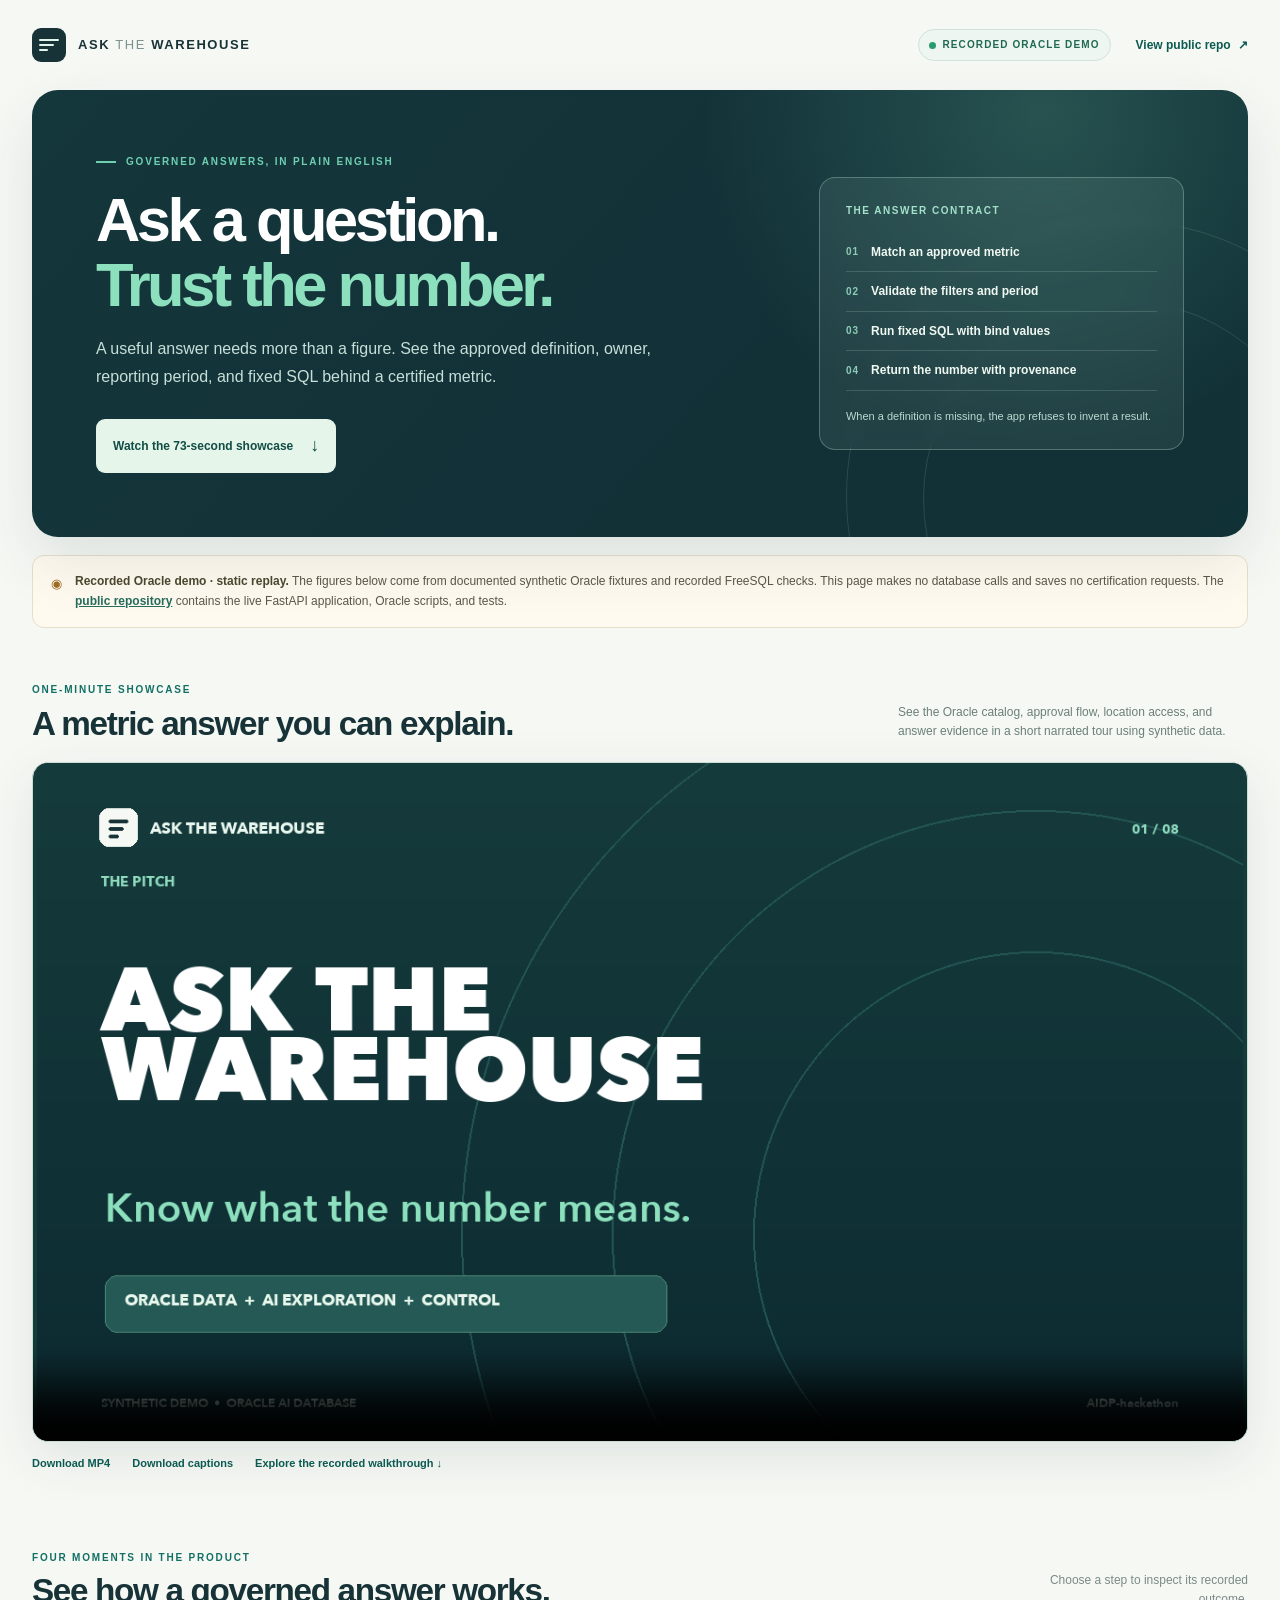
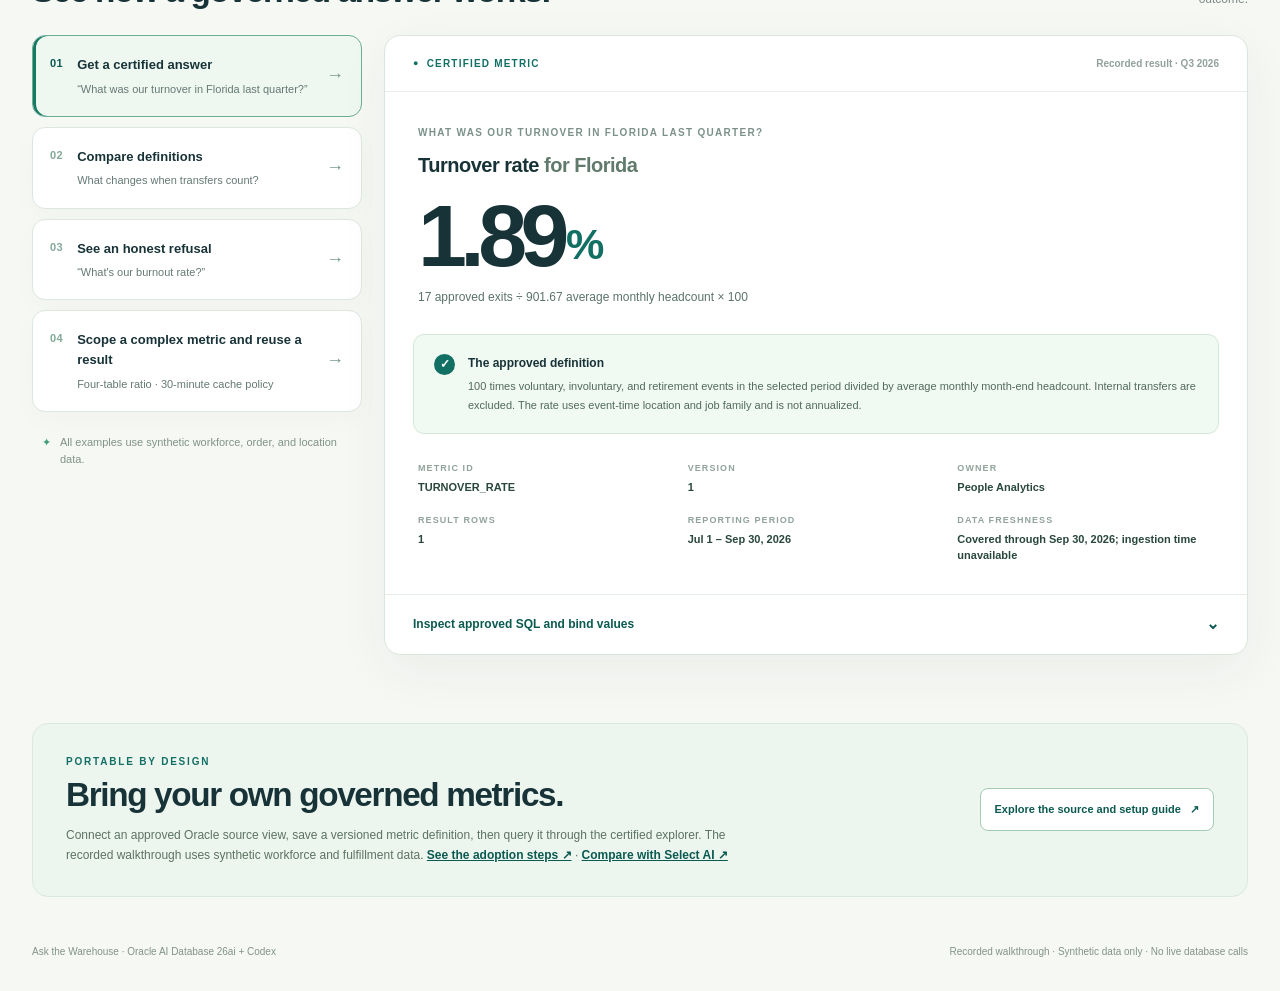
<file: docs/index.html>
<!doctype html>
<html lang="en">
<head>
  <meta charset="utf-8">
  <meta name="viewport" content="width=device-width, initial-scale=1">
  <meta name="theme-color" content="#17383b">
  <meta name="description" content="A recorded, synthetic-data walkthrough of Ask the Warehouse: certified metrics, location-scoped answers, result freshness, SQL provenance, and honest refusals.">
  <title>Ask the Warehouse · Recorded demo</title>
  <link rel="stylesheet" href="site/recorded.css?v=2">
  <script defer src="site/recorded.js?v=2"></script>
</head>
<body>
  <a class="skip-link" href="#walkthrough">Skip to the walkthrough</a>
  <div class="page-shell">
    <header class="site-header">
      <div class="brand" aria-label="Ask the Warehouse">
        <span class="brand-mark" aria-hidden="true"><span></span><span></span><span></span></span>
        <span>ASK <span class="brand-muted">THE</span> WAREHOUSE</span>
      </div>
      <div class="header-actions">
        <span class="recording-chip"><span aria-hidden="true"></span> RECORDED ORACLE DEMO</span>
        <a class="header-link" href="https://github.com/akshaykamra92/AIDP-hackathon" target="_blank" rel="noopener noreferrer">View public repo <span aria-hidden="true">↗</span></a>
      </div>
    </header>

    <main>
      <section class="hero" aria-labelledby="hero-title">
        <div class="hero-copy">
          <span class="hero-recording">RECORDED ORACLE DEMO</span>
          <p class="eyebrow"><span class="eyebrow-rule" aria-hidden="true"></span> GOVERNED ANSWERS, IN PLAIN ENGLISH</p>
          <h1 id="hero-title">Ask a question.<br><span>Trust the number.</span></h1>
          <p class="hero-lede">A useful answer needs more than a figure. See the approved definition, owner, reporting period, and fixed SQL behind a certified metric.</p>
          <a class="primary-link" href="#video">Watch the 73-second showcase <span aria-hidden="true">↓</span></a>
        </div>
        <div class="hero-proof" aria-label="Certified answer contract">
          <p class="proof-label">THE ANSWER CONTRACT</p>
          <ol>
            <li><span>01</span> Match an approved metric</li>
            <li><span>02</span> Validate the filters and period</li>
            <li><span>03</span> Run fixed SQL with bind values</li>
            <li><span>04</span> Return the number with provenance</li>
          </ol>
          <p>When a definition is missing, the app refuses to invent a result.</p>
        </div>
      </section>

      <aside class="replay-notice" role="note" aria-label="Recorded demo disclosure">
        <span class="notice-icon" aria-hidden="true">◉</span>
        <p><strong>Recorded Oracle demo · static replay.</strong> The figures below come from documented synthetic Oracle fixtures and recorded FreeSQL checks. This page makes no database calls and saves no certification requests. The <a href="https://github.com/akshaykamra92/AIDP-hackathon" target="_blank" rel="noopener noreferrer">public repository</a> contains the live FastAPI application, Oracle scripts, and tests.</p>
      </aside>

      <section id="video" class="video-section" aria-labelledby="video-title">
        <div class="video-intro">
          <div>
            <p class="section-kicker">ONE-MINUTE SHOWCASE</p>
            <h2 id="video-title">A metric answer you can explain.</h2>
          </div>
          <p>See the Oracle catalog, approval flow, location access, and answer evidence in a short narrated tour using synthetic data.</p>
        </div>
        <video controls preload="metadata" playsinline poster="media/ask-the-warehouse-poster.png" aria-label="Ask the Warehouse showcase video">
          <source src="media/ask-the-warehouse-showcase.mp4" type="video/mp4">
          <track kind="captions" src="media/ask-the-warehouse-captions.vtt" srclang="en" label="English" default>
          Your browser does not support this video. <a href="media/ask-the-warehouse-showcase.mp4">Download it here</a>.
        </video>
        <div class="video-links"><a href="media/ask-the-warehouse-showcase.mp4" download>Download MP4</a><a href="media/ask-the-warehouse-captions.srt" download>Download captions</a><a href="#walkthrough">Explore the recorded walkthrough ↓</a></div>
      </section>

      <section id="walkthrough" class="walkthrough" aria-labelledby="walkthrough-title">
        <div class="section-intro">
          <div>
            <p class="section-kicker">FOUR MOMENTS IN THE PRODUCT</p>
            <h2 id="walkthrough-title">See how a governed answer works.</h2>
          </div>
          <p>Choose a step to inspect its recorded outcome.</p>
        </div>

        <div class="demo-grid">
          <nav class="scenario-list" aria-label="Recorded scenarios">
            <button class="scenario-button is-selected" type="button" data-scenario="certified" aria-controls="panel-certified" aria-pressed="true">
              <span class="scenario-number">01</span>
              <span class="scenario-copy"><strong>Get a certified answer</strong><span>“What was our turnover in Florida last quarter?”</span></span>
              <span class="scenario-arrow" aria-hidden="true">→</span>
            </button>
            <button class="scenario-button" type="button" data-scenario="comparison" aria-controls="panel-comparison" aria-pressed="false">
              <span class="scenario-number">02</span>
              <span class="scenario-copy"><strong>Compare definitions</strong><span>What changes when transfers count?</span></span>
              <span class="scenario-arrow" aria-hidden="true">→</span>
            </button>
            <button class="scenario-button" type="button" data-scenario="refusal" aria-controls="panel-refusal" aria-pressed="false">
              <span class="scenario-number">03</span>
              <span class="scenario-copy"><strong>See an honest refusal</strong><span>“What's our burnout rate?”</span></span>
              <span class="scenario-arrow" aria-hidden="true">→</span>
            </button>
            <button class="scenario-button" type="button" data-scenario="scope-cache" aria-controls="panel-scope-cache" aria-pressed="false">
              <span class="scenario-number">04</span>
              <span class="scenario-copy"><strong>Scope a complex metric and reuse a result</strong><span>Four-table ratio · 30-minute cache policy</span></span>
              <span class="scenario-arrow" aria-hidden="true">→</span>
            </button>
            <div class="scenario-footnote"><span aria-hidden="true">✦</span> All examples use synthetic workforce, order, and location data.</div>
          </nav>

          <div class="result-frame">
            <p id="scenario-announcement" class="sr-only" role="status" aria-live="polite"></p>

            <article id="panel-certified" class="result-panel" aria-labelledby="certified-title">
              <div class="result-topline"><span class="tier-chip certified-chip"><span aria-hidden="true">●</span> CERTIFIED METRIC</span><span>Recorded result · Q3 2026</span></div>
              <div class="answer-heading">
                <p class="result-question">WHAT WAS OUR TURNOVER IN FLORIDA LAST QUARTER?</p>
                <h3 id="certified-title">Turnover rate <span>for Florida</span></h3>
                <div class="answer-value">1.89<span>%</span></div>
                <p class="answer-caption">17 approved exits ÷ 901.67 average monthly headcount × 100</p>
              </div>
              <div class="definition-box">
                <div class="definition-icon" aria-hidden="true">✓</div>
                <div><h4>The approved definition</h4><p>100 times voluntary, involuntary, and retirement events in the selected period divided by average monthly month-end headcount. Internal transfers are excluded. The rate uses event-time location and job family and is not annualized.</p></div>
              </div>
              <dl class="metadata-grid">
                <div><dt>METRIC ID</dt><dd>TURNOVER_RATE</dd></div>
                <div><dt>VERSION</dt><dd>1</dd></div>
                <div><dt>OWNER</dt><dd>People Analytics</dd></div>
                <div><dt>RESULT ROWS</dt><dd>1</dd></div>
                <div><dt>REPORTING PERIOD</dt><dd>Jul 1 – Sep 30, 2026</dd></div>
                <div><dt>DATA FRESHNESS</dt><dd>Covered through Sep 30, 2026; ingestion time unavailable</dd></div>
              </dl>
              <details class="sql-details">
                <summary>Inspect approved SQL and bind values <span aria-hidden="true">⌄</span></summary>
                <div class="sql-content">
                  <p>The application selects this fixed SQL for <code>TURNOVER_RATE</code>. The question supplies only approved bind values. The end date is exclusive.</p>
                  <pre><code>WITH monthly_hc AS (
  SELECT h.month_start, SUM(h.headcount) AS monthly_count
  FROM WH_HEADCOUNT_MONTH h
  JOIN WH_LOCATION l ON l.location_id = h.location_id
  WHERE h.month_start &gt;= :start_date
    AND h.month_start &lt; :end_date
    AND l.state = :state
  GROUP BY h.month_start
), denom AS (
  SELECT AVG(monthly_count) AS avg_headcount
  FROM monthly_hc
  HAVING COUNT(*) = :expected_months
), numer AS (
  SELECT COUNT(*) AS terminations
  FROM WH_TERMINATION t
  JOIN WH_LOCATION l ON l.location_id = t.location_id
  WHERE t.term_date &gt;= :start_date
    AND t.term_date &lt; :end_date
    AND l.state = :state
    AND t.term_type &lt;&gt; 'INTERNAL_TRANSFER'
)
SELECT ROUND(100 * NVL(n.terminations, 0) / d.avg_headcount, 4) AS value
FROM denom d LEFT JOIN numer n ON 1 = 1
WHERE d.avg_headcount &gt; 0</code></pre>
                  <div class="binds"><h4>Bound values</h4><dl><div><dt>:start_date</dt><dd>2026-07-01</dd></div><div><dt>:end_date</dt><dd>2026-10-01 <small>(exclusive)</small></dd></div><div><dt>:state</dt><dd>FL</dd></div><div><dt>:expected_months</dt><dd>3</dd></div></dl></div>
                  <a class="source-link" href="https://github.com/akshaykamra92/AIDP-hackathon/blob/main/app/metrics.py" target="_blank" rel="noopener noreferrer">Review the SQL compiler in the repo <span aria-hidden="true">↗</span></a>
                </div>
              </details>
            </article>

            <article id="panel-comparison" class="result-panel" aria-labelledby="comparison-title" hidden>
              <div class="result-topline"><span class="tier-chip comparison-chip"><span aria-hidden="true">◈</span> DEFINITION COMPARISON</span><span>Recorded result · Florida · Q3 2026</span></div>
              <div class="comparison-heading"><p class="result-question">SAME SYNTHETIC DATA. DIFFERENT NUMERATOR.</p><h3 id="comparison-title">Both answers look plausible.</h3><p>Only one follows the approved turnover definition.</p></div>
              <div class="comparison-cards">
                <div class="comparison-card approved"><span>CERTIFIED</span><strong>1.89%</strong><p>Excludes internal transfers</p><small>17 exits counted</small></div>
                <div class="comparison-card illustrative"><span>ILLUSTRATIVE AD HOC</span><strong>2.33%</strong><p>Includes internal transfers</p><small>21 events counted</small></div>
              </div>
              <div class="comparison-breakdown">
                <div class="breakdown-heading"><h4>Where the difference comes from</h4><strong>+0.44 percentage points</strong></div>
                <div class="stacked-bar" role="img" aria-label="Of 21 Florida employment events, 17 are approved exits and 4 are internal transfers"><span class="approved-segment"></span><span class="transfer-segment"></span></div>
                <div class="legend"><span><i class="legend-approved" aria-hidden="true"></i> 17 approved exits</span><span><i class="legend-transfer" aria-hidden="true"></i> 4 internal transfers</span></div>
                <p>Both rates divide by the same 901.67 average monthly headcount. The second number is a fixed illustrative interpretation, not a certified metric or a live AI answer.</p>
              </div>
              <p class="result-source">Source: the deterministic <a href="https://github.com/akshaykamra92/AIDP-hackathon/blob/main/sql/03_verify.sql" target="_blank" rel="noopener noreferrer">Oracle verification query <span aria-hidden="true">↗</span></a> in the public repo.</p>
            </article>

            <article id="panel-refusal" class="result-panel" aria-labelledby="refusal-title" hidden>
              <div class="result-topline"><span class="tier-chip refusal-chip"><span aria-hidden="true">●</span> NO CERTIFIED ANSWER</span><span>Recorded product behavior</span></div>
              <div class="refusal-heading"><span class="question-mark" aria-hidden="true">?</span><div><p class="result-question">WHAT'S OUR BURNOUT RATE?</p><h3 id="refusal-title">No approved definition exists yet.</h3></div></div>
              <p class="refusal-copy">The question cannot be mapped to a certified metric in this catalog. The application returns no numerical answer and offers a certification request instead of guessing a rate.</p>
              <div class="refusal-reason"><span>REFUSAL REASON</span><code>UNSUPPORTED_METRIC</code></div>
              <div class="request-preview">
                <h4>What happens next?</h4>
                <p>In the live app, a request is recorded for a metric owner to review. Preview that flow here without writing to the database.</p>
                <button id="preview-request" class="request-button" type="button" aria-expanded="false" aria-controls="request-receipt">Preview certification request <span aria-hidden="true">→</span></button>
                <div id="request-receipt" class="request-receipt" hidden role="status"><strong>Request preview</strong><span>Question: “What's our burnout rate?”</span><span>Proposed status: OPEN</span><small>This static replay did not submit or save a request.</small></div>
              </div>
              <p class="result-source">The live endpoint and <code>WH_METRIC_REQUEST</code> table are documented in the <a href="https://github.com/akshaykamra92/AIDP-hackathon" target="_blank" rel="noopener noreferrer">public repo <span aria-hidden="true">↗</span></a>.</p>
            </article>

            <article id="panel-scope-cache" class="result-panel" aria-labelledby="scope-cache-title" hidden>
              <div class="result-topline"><span class="tier-chip certified-chip"><span aria-hidden="true">●</span> SCOPED METRIC + RESULT CACHE</span><span>Recorded FreeSQL checks · synthetic data</span></div>
              <div class="engine-heading">
                <p class="result-question">TWO SEPARATE PROOFS FROM THE PORTABLE APP</p>
                <h3 id="scope-cache-title">Complex calculation. Controlled reuse.</h3>
                <p>The ratio comparison uses <code>ON_TIME_FULFILLMENT_RATIO</code>; the 30-minute cache sequence uses <code>FILLED_REQUISITIONS</code>. These are recorded outcomes, not live queries from this page.</p>
              </div>

              <section class="engine-proof" aria-labelledby="ratio-proof-title">
                <div class="engine-proof-heading"><span class="proof-letter" aria-hidden="true">A</span><div><p>VERIFIED CERTIFIED ANSWER</p><h4 id="ratio-proof-title">One four-table ratio, scoped by location</h4></div></div>
                <p class="ratio-context">Q3 2026 · July 1 inclusive to October 1 exclusive · no extra filters</p>
                <dl class="scope-values" aria-label="Recorded on-time fulfillment results by location grant">
                  <div class="scope-value scope-value-all"><dt>DEMO-A + DEMO-B</dt><dd class="scope-result">0.6</dd><dd class="scope-detail">3 on-time ÷ 5 eligible orders</dd></div>
                  <div class="scope-value"><dt>DEMO-A only</dt><dd class="scope-result">2/3</dd><dd class="scope-detail">2 on-time ÷ 3 eligible</dd></div>
                  <div class="scope-value"><dt>DEMO-B only</dt><dd class="scope-result">0.5</dd><dd class="scope-detail">1 on-time ÷ 2 eligible</dd></div>
                </dl>
                <p class="engine-proof-copy"><code>ON_TIME_FULFILLMENT_RATIO</code> v2 uses a fixed <code>RATIO_SUM</code> compiler over a reviewed adapter joining synthetic orders, order lines, shipments, and sites. Order lines are reduced to one row per order; each order retains its fulfillment-time site. The SQL applies each reader's active location grants before calculating the fraction.</p>
              </section>

              <section class="engine-proof cache-proof" aria-labelledby="cache-proof-title">
                <div class="engine-proof-heading"><span class="proof-letter" aria-hidden="true">B</span><div><p>VERIFIED CACHE BEHAVIOR</p><h4 id="cache-proof-title">A per-metric 30-minute maximum age</h4></div></div>
                <div class="cache-policy"><div><span>FILLED_REQUISITIONS · VERSION 4</span><strong>1,800 seconds</strong></div><p>Opt-in policy for this certified version; entries belong to one authenticated user and one complete typed request.</p></div>
                <ol class="cache-checks" aria-label="Recorded FreeSQL cache checks">
                  <li><span class="cache-state cache-miss">MISS</span><p><strong>First Florida request:</strong> fixed SQL ran under both active site grants and returned 13.</p></li>
                  <li><span class="cache-state cache-hit">HIT</span><p><strong>Same request and grants:</strong> the certified result 13 was reused.</p></li>
                  <li><span class="cache-state cache-miss">MISS</span><p><strong>Manual source revision bump:</strong> the older entry became ineligible; a fresh run returned 13.</p></li>
                  <li><span class="cache-state cache-miss">MISS</span><p><strong>One site grant revoked:</strong> a fresh scoped run returned 7 instead of 13.</p></li>
                </ol>
                <div class="cache-expiry"><strong>Expiry was tested separately.</strong> A temporary one-second policy on <code>ON_TIME_FULFILLMENT_RATIO</code> produced a <code>MISS</code> after expiry, then was disabled. The ratio values above came from fresh certified queries.</div>
                <p class="engine-clock"><strong>Illustrative clock:</strong> a 30-minute entry created at 09:00 expires at 09:30. A source revision or access change can invalidate it sooner. The source bump shown here was an administrator action; production ingestion must advance the revision in the same transaction as its data change for immediate invalidation.</p>
              </section>
              <p class="result-source">Reproduce the <a href="https://github.com/akshaykamra92/AIDP-hackathon/blob/main/examples/on_time_fulfillment.md" target="_blank" rel="noopener noreferrer">four-table metric <span aria-hidden="true">↗</span></a> and review the <a href="https://github.com/akshaykamra92/AIDP-hackathon/blob/main/docs/QUESTION_ENGINE.md" target="_blank" rel="noopener noreferrer">cache and freshness design <span aria-hidden="true">↗</span></a>. This static replay performs no database operations.</p>
            </article>
          </div>
        </div>
      </section>

      <section class="build-section" aria-labelledby="build-title">
        <div><p class="section-kicker">PORTABLE BY DESIGN</p><h2 id="build-title">Bring your own governed metrics.</h2><p>Connect an approved Oracle source view, save a versioned metric definition, then query it through the certified explorer. The recorded walkthrough uses synthetic workforce and fulfillment data. <a href="https://github.com/akshaykamra92/AIDP-hackathon/blob/main/docs/ADOPTION.md" target="_blank" rel="noopener noreferrer">See the adoption steps ↗</a> · <a href="https://github.com/akshaykamra92/AIDP-hackathon/blob/main/docs/SELECT_AI_COMPARISON.md" target="_blank" rel="noopener noreferrer">Compare with Select AI ↗</a></p></div>
        <a href="https://github.com/akshaykamra92/AIDP-hackathon" target="_blank" rel="noopener noreferrer">Explore the source and setup guide <span aria-hidden="true">↗</span></a>
      </section>
    </main>

    <footer class="site-footer"><span>Ask the Warehouse · Oracle AI Database 26ai + Codex</span><span>Recorded walkthrough · Synthetic data only · No live database calls</span></footer>
  </div>
</body>
</html>
</file>
<file: docs/site/recorded.css>
:root {
  color-scheme: light;
  --ink: #183337;
  --muted: #526a6d;
  --teal: #126f64;
  --teal-dark: #0b5a51;
  --line: #dce6e0;
  --paper: #f6f8f4;
  --white: #fff;
  --amber: #8d581a;
  font-family: -apple-system, BlinkMacSystemFont, "Segoe UI", Inter, Arial, sans-serif;
}

* { box-sizing: border-box; }
html { scroll-behavior: smooth; }
body { margin: 0; background: var(--paper); color: var(--ink); font-size: 15px; line-height: 1.55; }
button { font: inherit; cursor: pointer; }
a { color: inherit; }
[hidden] { display: none !important; }
:focus-visible { outline: 3px solid #5ec9ae; outline-offset: 3px; }
.sr-only { position: absolute; width: 1px; height: 1px; padding: 0; margin: -1px; overflow: hidden; clip: rect(0, 0, 0, 0); white-space: nowrap; border: 0; }
.skip-link { position: absolute; top: -60px; left: 16px; z-index: 5; padding: 10px 14px; border-radius: 8px; background: #fff; color: var(--teal-dark); font-weight: 750; }
.skip-link:focus { top: 12px; }
.page-shell { max-width: 1280px; margin: 0 auto; padding: 0 32px; }

.site-header { display: flex; align-items: center; justify-content: space-between; gap: 24px; min-height: 90px; }
.brand { display: inline-flex; align-items: center; gap: 12px; font-size: 13px; font-weight: 850; letter-spacing: .12em; white-space: nowrap; }
.brand-muted { color: #7d9191; font-weight: 500; }
.brand-mark { display: grid; align-content: center; gap: 3px; width: 34px; height: 34px; padding: 8px 7px; border-radius: 9px; background: var(--ink); }
.brand-mark span { display: block; height: 2px; border-radius: 2px; background: #e1f5ec; }
.brand-mark span:nth-child(2) { width: 73%; }
.brand-mark span:nth-child(3) { width: 46%; }
.header-actions { display: flex; align-items: center; gap: 25px; }
.recording-chip { display: inline-flex; align-items: center; gap: 7px; padding: 7px 10px; border: 1px solid #d2e3db; border-radius: 999px; background: #edf6f0; color: #216953; font-size: 10px; font-weight: 850; letter-spacing: .11em; white-space: nowrap; }
.recording-chip span { width: 7px; height: 7px; border-radius: 50%; background: #2a9b6d; }
.header-link { color: var(--teal-dark); font-size: 12px; font-weight: 800; text-decoration: none; white-space: nowrap; }
.header-link:hover, .source-link:hover, .result-source a:hover, .replay-notice a:hover { text-decoration: underline; }
.header-link span { margin-left: 4px; }

.hero { position: relative; display: grid; grid-template-columns: minmax(0, 1.3fr) minmax(310px, .7fr); align-items: center; gap: 45px; overflow: hidden; padding: clamp(42px, 5vw, 72px); border-radius: 26px; background: radial-gradient(circle at 83% 5%, rgba(97, 173, 147, .27), transparent 31%), linear-gradient(132deg, #14373b 0%, #123138 53%, #103135 100%); color: #fff; box-shadow: 0 25px 60px rgba(25, 57, 56, .11); }
.hero::before { content: ""; position: absolute; right: -150px; bottom: -235px; width: 550px; height: 550px; border: 1px solid rgba(217, 247, 225, .12); border-radius: 50%; pointer-events: none; }
.hero::after { content: ""; position: absolute; right: -72px; bottom: -160px; width: 395px; height: 395px; border: 1px solid rgba(217, 247, 225, .12); border-radius: 50%; pointer-events: none; }
.hero-copy, .hero-proof { position: relative; z-index: 1; }
.hero-recording { display: none; }
.eyebrow, .section-kicker { margin: 0; color: #6fd0b1; font-size: 10px; font-weight: 850; letter-spacing: .18em; }
.eyebrow { display: flex; align-items: center; gap: 10px; }
.eyebrow-rule { width: 20px; height: 2px; background: currentColor; }
.hero h1 { margin: 17px 0 17px; font-size: clamp(44px, 4.8vw, 68px); font-weight: 770; letter-spacing: -.057em; line-height: 1.07; }
.hero h1 span { color: #8de0bd; }
.hero-lede { max-width: 590px; margin: 0 0 28px; color: #c8dfd8; font-size: 16px; line-height: 1.75; }
.primary-link { display: inline-flex; align-items: center; gap: 17px; padding: 13px 17px; border-radius: 9px; background: #e5f5e9; color: #114c45; font-size: 12px; font-weight: 850; text-decoration: none; }
.primary-link:hover { background: #fff; }
.primary-link span { font-size: 18px; font-weight: 500; }
.hero-proof { padding: 25px 26px 23px; border: 1px solid rgba(213, 247, 228, .28); border-radius: 16px; background: rgba(229, 255, 237, .08); backdrop-filter: blur(7px); }
.proof-label { margin: 0 0 14px; color: #a4e1cb; font-size: 10px; font-weight: 850; letter-spacing: .15em; }
.hero-proof ol { margin: 0; padding: 0; list-style: none; }
.hero-proof li { display: flex; align-items: center; gap: 12px; padding: 10px 0; border-bottom: 1px solid rgba(220, 245, 231, .16); color: #f0f8f2; font-size: 12px; font-weight: 650; }
.hero-proof li span { color: #8cccb7; font-size: 10px; font-weight: 850; letter-spacing: .1em; }
.hero-proof p:last-child { margin: 17px 0 0; color: #badbd0; font-size: 11px; line-height: 1.6; }

.replay-notice { display: flex; align-items: flex-start; gap: 13px; margin-top: 18px; padding: 16px 18px; border: 1px solid #e5dec9; border-radius: 12px; background: #fffaf0; color: #5d5848; }
.notice-icon { margin-top: 2px; color: #a16c22; font-size: 13px; }
.replay-notice p { margin: 0; font-size: 12px; line-height: 1.65; }
.replay-notice strong { color: #4d482f; }
.replay-notice a { color: #276c5d; font-weight: 750; }

.video-section { margin-top: 54px; scroll-margin-top: 24px; }
.video-intro { display: flex; align-items: end; justify-content: space-between; gap: 30px; margin-bottom: 18px; }
.video-intro h2 { margin: 6px 0 0; font-size: clamp(24px, 2.6vw, 35px); font-weight: 780; letter-spacing: -.04em; line-height: 1.2; }
.video-intro > p { max-width: 350px; margin: 0 0 3px; color: #6b8078; font-size: 12px; line-height: 1.6; }
.video-section video { display: block; width: 100%; max-height: 680px; aspect-ratio: 16 / 9; border: 1px solid #c9ded3; border-radius: 16px; background: #153b3b; box-shadow: 0 16px 52px rgba(32, 61, 51, .1); }
.video-links { display: flex; flex-wrap: wrap; gap: 10px 22px; margin-top: 13px; }
.video-links a { color: var(--teal-dark); font-size: 11px; font-weight: 800; text-decoration: none; }
.video-links a:hover { text-decoration: underline; }

.walkthrough { padding: 78px 0 68px; scroll-margin-top: 24px; }
.section-intro { display: flex; align-items: end; justify-content: space-between; gap: 30px; margin-bottom: 24px; }
.section-kicker { color: var(--teal); }
.section-intro h2, .build-section h2 { margin: 6px 0 0; font-size: clamp(24px, 2.6vw, 35px); font-weight: 780; letter-spacing: -.04em; line-height: 1.2; }
.section-intro > p { max-width: 230px; margin: 0 0 3px; color: #7b8b87; font-size: 12px; text-align: right; }
.demo-grid { display: grid; grid-template-columns: minmax(265px, 330px) minmax(0, 1fr); align-items: start; gap: 22px; }
.scenario-list { display: grid; gap: 10px; }
.scenario-button { display: flex; align-items: flex-start; gap: 14px; width: 100%; padding: 19px 17px; border: 1px solid #dde7e0; border-radius: 13px; background: #fff; color: var(--ink); text-align: left; box-shadow: 0 8px 26px rgba(24, 53, 50, .025); transition: border-color .15s ease, background .15s ease, transform .15s ease; }
.scenario-button:hover { border-color: #89bca7; transform: translateY(-1px); }
.scenario-button.is-selected { border-color: #6cae97; background: #eef8f1; box-shadow: inset 3px 0 #177963; }
.scenario-number { flex: 0 0 auto; color: #83aa99; font-size: 11px; font-weight: 850; letter-spacing: .04em; }
.is-selected .scenario-number { color: var(--teal-dark); }
.scenario-copy { display: grid; gap: 5px; min-width: 0; }
.scenario-copy strong { font-size: 13px; font-weight: 800; }
.scenario-copy > span { color: #657975; font-size: 11px; line-height: 1.5; }
.scenario-arrow { align-self: center; margin-left: auto; color: #759b8e; font-size: 18px; }
.scenario-footnote { display: flex; gap: 9px; padding: 12px 10px 0; color: #80928a; font-size: 11px; line-height: 1.5; }
.scenario-footnote span { color: #3d9c7a; }

.result-frame { min-width: 0; min-height: 600px; overflow: hidden; border: 1px solid #dce5dd; border-radius: 16px; background: #fff; box-shadow: 0 16px 52px rgba(32, 61, 51, .055); }
.result-panel { min-width: 0; }
.result-topline { display: flex; align-items: center; justify-content: space-between; gap: 12px; min-height: 56px; padding: 14px 28px; border-bottom: 1px solid #e7ede8; color: #91a19a; font-size: 10px; font-weight: 700; }
.tier-chip { display: inline-flex; align-items: center; gap: 7px; font-size: 10px; font-weight: 850; letter-spacing: .12em; white-space: nowrap; }
.certified-chip { color: var(--teal); }
.comparison-chip { color: #476e8a; }
.refusal-chip { color: var(--amber); }
.tier-chip > span { font-size: 9px; }
.result-question { margin: 0 0 9px; color: #7b9189; font-size: 10px; font-weight: 850; letter-spacing: .13em; }
.answer-heading { padding: 33px 33px 27px; }
.answer-heading h3 { margin: 0; font-size: 20px; font-weight: 800; letter-spacing: -.025em; }
.answer-heading h3 span { color: #607a6c; font-weight: 550; }
.answer-value { margin: 7px 0 0; font-size: clamp(62px, 7vw, 88px); font-weight: 760; letter-spacing: -.075em; line-height: 1.08; }
.answer-value span { margin-left: 3px; color: var(--teal); font-size: .49em; font-weight: 600; vertical-align: 7px; }
.answer-caption { margin: 5px 0 0; color: #5c726c; font-size: 12px; }
.definition-box { display: flex; align-items: flex-start; gap: 13px; margin: 0 28px; padding: 19px 20px; border: 1px solid #d2e9d9; border-radius: 11px; background: #f1f9f3; }
.definition-icon { display: grid; place-items: center; flex: 0 0 auto; width: 21px; height: 21px; border-radius: 50%; background: var(--teal); color: white; font-size: 12px; font-weight: 850; }
.definition-box h4 { margin: 0 0 5px; font-size: 12px; font-weight: 850; }
.definition-box p { margin: 0; color: #516a5e; font-size: 11px; line-height: 1.7; }
.metadata-grid { display: grid; grid-template-columns: repeat(3, 1fr); gap: 18px 13px; margin: 0; padding: 28px 33px 30px; }
.metadata-grid div { min-width: 0; }
.metadata-grid dt { margin-bottom: 3px; color: #91a39a; font-size: 9px; font-weight: 850; letter-spacing: .12em; }
.metadata-grid dd { margin: 0; color: #29473d; font-size: 11px; font-weight: 750; line-height: 1.5; overflow-wrap: anywhere; }
.sql-details { border-top: 1px solid #e4ece6; }
.sql-details summary { display: flex; align-items: center; justify-content: space-between; gap: 8px; padding: 17px 28px; color: var(--teal-dark); font-size: 12px; font-weight: 850; cursor: pointer; list-style: none; }
.sql-details summary::-webkit-details-marker { display: none; }
.sql-details summary:hover { background: #f5faf6; }
.sql-details summary span { font-size: 16px; transition: transform .15s ease; }
.sql-details[open] summary span { transform: rotate(180deg); }
.sql-content { padding: 0 28px 26px; }
.sql-content > p { margin: 0 0 13px; color: #647871; font-size: 11px; line-height: 1.6; }
.sql-content code, .refusal-reason code, .result-source code { font-family: ui-monospace, SFMono-Regular, Menlo, Monaco, Consolas, monospace; }
.sql-content pre { max-width: 100%; margin: 0; padding: 18px 19px; overflow-x: auto; border-radius: 10px; background: #17383b; color: #e1f6e9; font-size: 11px; line-height: 1.65; }
.binds { margin-top: 19px; }
.binds h4 { margin: 0 0 9px; color: #6b8176; font-size: 10px; font-weight: 850; letter-spacing: .1em; text-transform: uppercase; }
.binds dl { display: grid; grid-template-columns: repeat(4, 1fr); gap: 8px; margin: 0; }
.binds dl div { min-width: 0; padding: 9px 10px; border: 1px solid #e2eae4; border-radius: 7px; background: #f8faf8; }
.binds dt { color: #71857b; font-size: 10px; font-weight: 750; overflow-wrap: anywhere; }
.binds dd { margin: 4px 0 0; color: #29473d; font-size: 11px; font-weight: 800; overflow-wrap: anywhere; }
.binds small { font-size: 9px; font-weight: 550; }
.source-link { display: inline-block; margin-top: 17px; color: var(--teal-dark); font-size: 11px; font-weight: 800; text-decoration: none; }

.comparison-heading { padding: 31px 32px 21px; }
.comparison-heading h3 { margin: 0 0 4px; font-size: 26px; font-weight: 790; letter-spacing: -.04em; }
.comparison-heading > p:last-child { margin: 0; color: #667975; font-size: 12px; }
.comparison-cards { display: grid; grid-template-columns: 1fr 1fr; gap: 11px; padding: 0 28px; }
.comparison-card { min-width: 0; padding: 23px 23px 21px; border-radius: 11px; }
.comparison-card.approved { border: 1px solid #c8e5d4; background: #eff8f1; }
.comparison-card.illustrative { border: 1px solid #ead8bd; background: #fff8ed; }
.comparison-card > span { color: #176b55; font-size: 9px; font-weight: 850; letter-spacing: .13em; }
.comparison-card.illustrative > span { color: #986018; }
.comparison-card strong { display: block; margin: 7px 0 0; font-size: clamp(33px, 4vw, 48px); font-weight: 770; letter-spacing: -.055em; line-height: 1.15; }
.comparison-card p { margin: 4px 0 1px; color: #556e61; font-size: 12px; font-weight: 750; }
.comparison-card small { color: #7c9285; font-size: 10px; }
.comparison-breakdown { margin: 22px 28px 26px; padding: 20px 21px; border: 1px solid #e4ebe5; border-radius: 10px; }
.breakdown-heading { display: flex; align-items: baseline; justify-content: space-between; gap: 12px; margin-bottom: 15px; }
.breakdown-heading h4 { margin: 0; font-size: 12px; font-weight: 850; }
.breakdown-heading strong { color: var(--amber); font-size: 11px; white-space: nowrap; }
.stacked-bar { display: flex; height: 19px; overflow: hidden; border-radius: 5px; }
.approved-segment { width: 80.9524%; background: #2d9a75; }
.transfer-segment { width: 19.0476%; background: #d6a454; }
.legend { display: flex; flex-wrap: wrap; gap: 12px 20px; margin: 10px 0 11px; color: #62766f; font-size: 10px; font-weight: 700; }
.legend span { display: inline-flex; align-items: center; gap: 6px; }
.legend i { display: inline-block; width: 8px; height: 8px; border-radius: 2px; }
.legend-approved { background: #2d9a75; }
.legend-transfer { background: #d6a454; }
.comparison-breakdown > p { margin: 0; color: #667970; font-size: 11px; line-height: 1.65; }
.result-source { margin: 0; padding: 13px 28px 17px; border-top: 1px solid #e9eee8; color: #83938a; font-size: 10px; line-height: 1.6; }
.result-source a { color: var(--teal-dark); font-weight: 750; text-decoration: none; }

.refusal-heading { display: flex; align-items: center; gap: 15px; padding: 32px 32px 12px; }
.question-mark { display: grid; place-items: center; flex: 0 0 auto; width: 48px; height: 48px; border-radius: 13px; background: #fff0d9; color: var(--amber); font-size: 25px; font-weight: 750; }
.refusal-heading h3 { margin: 0; font-size: 25px; font-weight: 790; letter-spacing: -.04em; line-height: 1.25; }
.refusal-copy { max-width: 640px; margin: 0; padding: 0 32px 22px; color: #66766d; font-size: 13px; line-height: 1.75; }
.refusal-reason { display: flex; align-items: center; gap: 13px; margin: 0 32px 25px; padding: 12px 15px; border-left: 3px solid #d2a15b; background: #fff8ed; }
.refusal-reason span { color: #86663c; font-size: 9px; font-weight: 850; letter-spacing: .11em; }
.refusal-reason code { color: #694516; font-size: 11px; font-weight: 750; }
.request-preview { margin: 0 28px 27px; padding: 23px 25px 25px; border: 1px solid #e3eae4; border-radius: 11px; background: #f9fbf9; }
.request-preview h4 { margin: 0 0 4px; font-size: 14px; }
.request-preview p { margin: 0 0 18px; color: #6b7d72; font-size: 11px; line-height: 1.65; }
.request-button { display: inline-flex; align-items: center; gap: 16px; padding: 11px 15px; border: 1px solid var(--teal); border-radius: 8px; background: var(--teal); color: #fff; font-size: 11px; font-weight: 800; }
.request-button:hover { background: var(--teal-dark); }
.request-button span { font-size: 16px; font-weight: 500; }
.request-receipt { display: grid; gap: 4px; margin-top: 16px; padding: 14px 16px; border: 1px solid #cde5d3; border-radius: 9px; background: #eff8f1; color: #2b604a; font-size: 11px; }
.request-receipt strong { margin-bottom: 2px; font-size: 12px; }
.request-receipt small { margin-top: 4px; color: #627c6a; font-size: 10px; }

.engine-heading { padding: 31px 32px 23px; }
.engine-heading h3 { margin: 0 0 6px; font-size: 26px; font-weight: 790; letter-spacing: -.04em; line-height: 1.2; }
.engine-heading > p:last-child { max-width: 660px; margin: 0; color: #667975; font-size: 12px; line-height: 1.65; }
.engine-heading code { overflow-wrap: anywhere; font-family: ui-monospace, SFMono-Regular, Menlo, Monaco, Consolas, monospace; font-size: .95em; }
.engine-proof { margin: 0 28px 20px; padding: 20px 21px 21px; border: 1px solid #dbe9df; border-radius: 11px; background: #fbfdfb; }
.engine-proof-heading { display: flex; align-items: center; gap: 12px; margin-bottom: 18px; }
.proof-letter { display: grid; place-items: center; flex: 0 0 auto; width: 30px; height: 30px; border-radius: 8px; background: #dcefe4; color: #176e58; font-size: 12px; font-weight: 850; }
.engine-proof-heading p { margin: 0; color: #59806b; font-size: 9px; font-weight: 850; letter-spacing: .12em; }
.engine-proof-heading h4 { margin: 2px 0 0; font-size: 14px; font-weight: 820; line-height: 1.35; }
.ratio-context { margin: -4px 0 11px; color: #75877b; font-size: 10px; line-height: 1.5; }
.scope-values { display: grid; grid-template-columns: 1.24fr 1fr 1fr; gap: 9px; margin: 0; }
.scope-value { min-width: 0; padding: 15px 14px 14px; border: 1px solid #e1e9e2; border-radius: 9px; background: #fff; }
.scope-value-all { border-color: #c4e0cf; background: #eaf6ed; }
.scope-value dt { color: #62796c; font-size: 9px; font-weight: 850; letter-spacing: .08em; }
.scope-value .scope-result { margin: 4px 0 2px; color: #234e3c; font-size: clamp(27px, 3.1vw, 39px); font-weight: 780; letter-spacing: -.055em; line-height: 1.15; }
.scope-value .scope-detail { margin: 0; color: #6c8173; font-size: 10px; line-height: 1.45; }
.engine-proof-copy { margin: 15px 0 0; color: #60746a; font-size: 11px; line-height: 1.7; }
.engine-proof-copy code, .cache-expiry code { overflow-wrap: anywhere; font-family: ui-monospace, SFMono-Regular, Menlo, Monaco, Consolas, monospace; font-size: .95em; }
.cache-proof { margin-bottom: 0; background: #f9fbfa; }
.cache-policy { display: flex; align-items: center; justify-content: space-between; gap: 16px; padding: 13px 15px; border: 1px solid #cbded4; border-radius: 9px; background: #edf6f0; }
.cache-policy div { flex: 0 0 auto; }
.cache-policy span { display: block; color: #60816c; font-size: 9px; font-weight: 850; letter-spacing: .08em; }
.cache-policy strong { display: block; margin-top: 2px; color: #17624f; font-size: 21px; font-weight: 780; letter-spacing: -.035em; }
.cache-policy p { max-width: 285px; margin: 0; color: #557363; font-size: 10px; line-height: 1.55; }
.cache-checks { display: grid; gap: 0; margin: 12px 0 0; padding: 0; list-style: none; }
.cache-checks li { display: grid; grid-template-columns: 56px minmax(0, 1fr); align-items: start; gap: 12px; padding: 10px 0; border-bottom: 1px solid #e3ebe5; }
.cache-checks p { margin: 0; color: #62776c; font-size: 11px; line-height: 1.55; }
.cache-checks p strong { color: #29473a; font-weight: 800; }
.cache-state { display: inline-block; padding: 3px 5px; border-radius: 5px; font-size: 9px; font-weight: 850; letter-spacing: .08em; text-align: center; }
.cache-miss { background: #fff0dd; color: #845516; }
.cache-hit { background: #dcefe4; color: #146a50; }
.cache-expiry { margin-top: 15px; padding: 11px 13px; border-left: 3px solid #64a383; border-radius: 0 6px 6px 0; background: #eef6f0; color: #506b5c; font-size: 10px; line-height: 1.65; }
.cache-expiry strong { color: #28563f; }
.engine-clock { margin: 12px 0 0; color: #687a71; font-size: 10px; line-height: 1.7; }
.engine-clock strong { color: #3d5a4c; }

.build-section { display: flex; align-items: center; justify-content: space-between; gap: 35px; margin-bottom: 47px; padding: 30px 33px; border: 1px solid #dbe8dd; border-radius: 16px; background: #edf5ef; }
.build-section > div { max-width: 700px; }
.build-section p:last-child { margin: 10px 0 0; color: #5c7363; font-size: 12px; line-height: 1.7; }
.build-section p a { color: var(--teal-dark); font-weight: 800; }
.build-section > a { flex: 0 0 auto; padding: 12px 14px; border: 1px solid #a3cbb5; border-radius: 8px; background: #fff; color: var(--teal-dark); font-size: 11px; font-weight: 850; text-decoration: none; }
.build-section > a:hover { background: #f6fffa; }
.build-section > a span { margin-left: 6px; }
.site-footer { display: flex; align-items: center; justify-content: space-between; gap: 15px; padding: 0 0 32px; color: #82928a; font-size: 10px; }

@media (max-width: 1000px) {
  .hero { grid-template-columns: 1fr; gap: 28px; }
  .hero-proof { max-width: 560px; }
  .demo-grid { grid-template-columns: 1fr; }
  .scenario-list { grid-template-columns: repeat(2, 1fr); }
  .scenario-button { min-height: 119px; }
  .scenario-arrow { display: none; }
  .scenario-footnote { grid-column: 1 / -1; padding-top: 3px; }
}

@media (max-width: 680px) {
  .page-shell { padding: 0 16px; }
  .site-header { min-height: 72px; }
  .brand { gap: 8px; font-size: 10px; letter-spacing: .07em; }
  .brand-mark { width: 29px; height: 29px; }
  .header-actions { gap: 9px; }
  .recording-chip { display: none; }
  .header-link { font-size: 10px; }
  .hero { padding: 35px 26px; border-radius: 18px; }
  .hero-recording { display: inline-flex; margin-bottom: 15px; padding: 6px 9px; border: 1px solid rgba(141, 224, 189, .48); border-radius: 999px; color: #a8e2c8; font-size: 9px; font-weight: 850; letter-spacing: .12em; }
  .hero h1 { font-size: clamp(41px, 9vw, 55px); }
  .hero-lede { font-size: 14px; }
  .hero-proof { padding: 21px; }
  .video-section { margin-top: 40px; }
  .video-intro { display: block; }
  .video-intro > p { max-width: none; margin: 9px 0 0; }
  .video-section video { border-radius: 11px; }
  .walkthrough { padding: 54px 0 40px; }
  .section-intro { display: block; }
  .section-intro > p { max-width: none; margin-top: 9px; text-align: left; }
  .scenario-list { grid-template-columns: 1fr; gap: 7px; }
  .scenario-button { min-height: 0; padding: 14px 16px; }
  .scenario-arrow { display: block; }
  .result-topline { align-items: flex-start; flex-direction: column; gap: 3px; padding: 13px 19px; }
  .answer-heading { padding: 25px 22px 23px; }
  .answer-value { font-size: 67px; }
  .definition-box { margin: 0 18px; padding: 16px; }
  .metadata-grid { grid-template-columns: repeat(2, 1fr); padding: 24px 21px; }
  .sql-details summary { padding: 17px 20px; }
  .sql-content { padding: 0 18px 21px; }
  .binds dl { grid-template-columns: repeat(2, 1fr); }
  .comparison-heading { padding: 26px 21px 20px; }
  .comparison-cards { padding: 0 18px; }
  .comparison-card { padding: 17px 14px; }
  .comparison-card strong { font-size: 34px; }
  .comparison-breakdown { margin: 17px 18px 20px; padding: 17px; }
  .breakdown-heading { display: block; }
  .breakdown-heading strong { display: block; margin-top: 4px; }
  .refusal-heading { padding: 26px 21px 10px; }
  .refusal-heading h3 { font-size: 20px; }
  .refusal-copy { padding: 0 21px 18px; }
  .refusal-reason { margin: 0 21px 20px; }
  .request-preview { margin: 0 18px 22px; padding: 20px; }
  .engine-heading { padding: 26px 21px 20px; }
  .engine-heading h3 { font-size: 22px; }
  .engine-proof { margin: 0 18px 17px; padding: 17px; }
  .scope-values { grid-template-columns: repeat(2, minmax(0, 1fr)); }
  .scope-value-all { grid-column: 1 / -1; }
  .cache-policy { align-items: flex-start; flex-direction: column; gap: 6px; }
  .result-source { padding: 13px 19px 16px; }
  .build-section { display: block; padding: 25px 23px; }
  .build-section > a { display: inline-block; margin-top: 19px; }
  .site-footer { display: grid; }
}

@media (max-width: 420px) {
  .comparison-cards { grid-template-columns: 1fr; }
  .comparison-card { padding: 17px 19px; }
}

@media (prefers-reduced-motion: reduce) {
  html { scroll-behavior: auto; }
  *, *::before, *::after { transition-duration: .01ms !important; }
}
</file>
